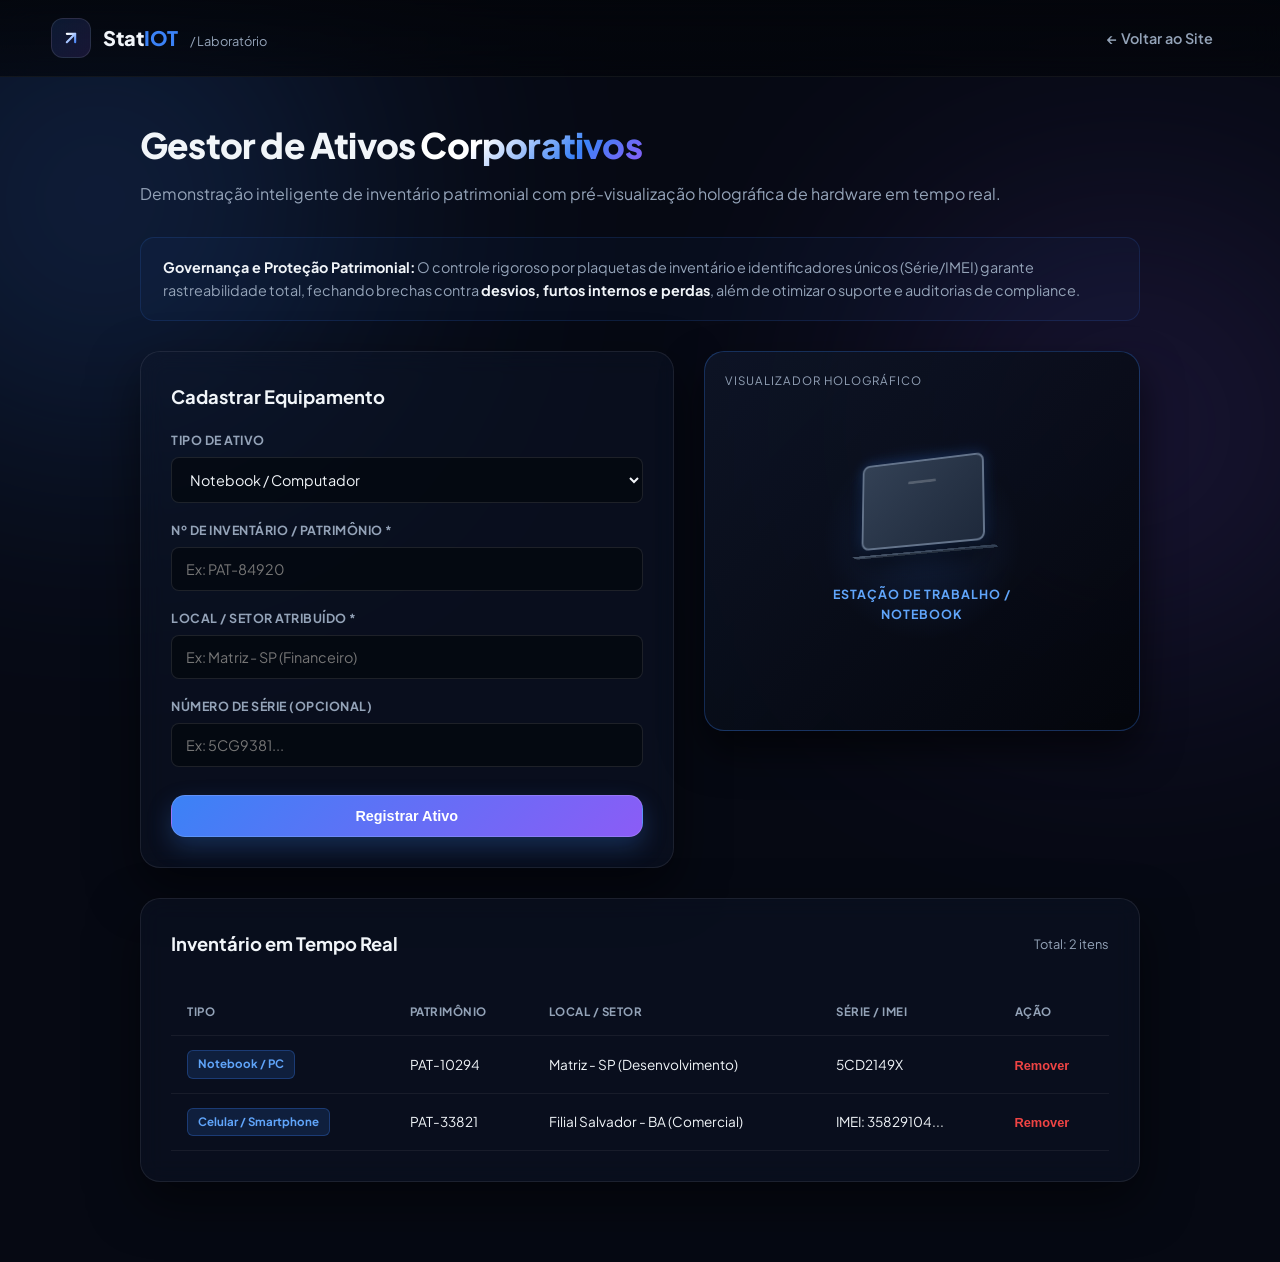
<file: ferramentas/ativo.html>
<!doctype html>
<html lang="pt-BR">
<head>
  <meta charset="utf-8" />
  <meta name="viewport" content="width=device-width, initial-scale=1" />
  <title>Gestor de Ativos Corporativos | Laboratório StatIOT</title>
  
  <!-- Modern Fonts -->
  <link rel="preconnect" href="https://fonts.googleapis.com">
  <link rel="preconnect" href="https://fonts.gstatic.com" crossorigin>
  <link href="https://fonts.googleapis.com/css2?family=Plus+Jakarta+Sans:wght@400;500;600;700;800&display=swap" rel="stylesheet">
  
  <style>
    :root {
      --bg-main: #060913;
      --bg-darker: #03050a;
      --primary: #3b82f6;
      --primary-glow: rgba(59, 130, 246, 0.15);
      --primary-hover: #60a5fa;
      --secondary: #8b5cf6;
      --accent-emerald: #10b981;
      --error: #ef4444;
      --text-main: #f1f5f9;
      --text-muted: #94a3b8;
      --text-dark: #64748b;
      --glass-bg: rgba(15, 23, 42, 0.45);
      --glass-border: rgba(255, 255, 255, 0.08);
      --glass-border-hover: rgba(59, 130, 246, 0.3);
      --glass-shadow: 0 20px 50px rgba(0, 0, 0, 0.5);
      --radius-lg: 20px;
      --radius-md: 14px;
      --radius-sm: 8px;
      --transition-smooth: all 0.3s cubic-bezier(0.25, 0.8, 0.25, 1);
    }

    *, *::before, *::after {
      box-sizing: border-box;
      margin: 0;
      padding: 0;
    }

    body {
      background-color: var(--bg-main);
      color: var(--text-main);
      font-family: 'Plus Jakarta Sans', system-ui, -apple-system, sans-serif;
      line-height: 1.6;
      overflow-x: hidden;
      position: relative;
      min-height: 100vh;
    }

    /* Elementos de fundo luminosos */
    .glow-bg {
      position: absolute;
      border-radius: 50%;
      pointer-events: none;
      filter: blur(140px);
      z-index: -1;
      opacity: 0.45;
    }
    .glow-1 {
      width: 600px;
      height: 600px;
      background: radial-gradient(circle, var(--primary) 0%, transparent 70%);
      left: -200px;
      top: -100px;
    }
    .glow-2 {
      width: 500px;
      height: 500px;
      background: radial-gradient(circle, var(--secondary) 0%, transparent 70%);
      right: -100px;
      top: 15%;
    }

    .container {
      width: min(1200px, 92vw);
      margin: 0 auto;
    }

    header {
      position: sticky;
      top: 0;
      z-index: 100;
      backdrop-filter: blur(16px);
      -webkit-backdrop-filter: blur(16px);
      background: linear-gradient(to bottom, rgba(3, 5, 10, 0.85), rgba(3, 5, 10, 0.65));
      border-bottom: 1px solid rgba(255, 255, 255, 0.06);
    }

    .nav-container {
      display: flex;
      align-items: center;
      justify-content: space-between;
      padding: 18px 0;
    }

    .brand {
      display: flex;
      align-items: center;
      gap: 12px;
      font-weight: 800;
      font-size: 1.25rem;
    }

    .logo {
      width: 40px;
      height: 40px;
      border-radius: 12px;
      background: linear-gradient(135deg, rgba(59, 130, 246, 0.15), rgba(139, 92, 246, 0.15));
      display: grid;
      place-items: center;
      border: 1px solid rgba(255, 255, 255, 0.1);
    }

    .links a {
      color: var(--text-muted);
      font-weight: 600;
      font-size: 0.9rem;
      padding: 8px 16px;
      border-radius: var(--radius-sm);
      text-decoration: none;
      transition: var(--transition-smooth);
    }
    .links a:hover {
      color: var(--text-main);
      background: rgba(255, 255, 255, 0.05);
    }

    .glass-panel {
      background: var(--glass-bg);
      backdrop-filter: blur(12px);
      -webkit-backdrop-filter: blur(12px);
      border: 1px solid var(--glass-border);
      box-shadow: var(--glass-shadow);
      border-radius: var(--radius-lg);
    }

    .gradient-text {
      background: linear-gradient(135deg, #ffffff 30%, var(--primary) 70%, var(--secondary) 100%);
      -webkit-background-clip: text;
      -webkit-text-fill-color: transparent;
    }

    .accent-text { color: var(--primary); }

    .btn {
      display: inline-flex;
      align-items: center;
      justify-content: center;
      padding: 12px 24px;
      font-weight: 700;
      font-size: 0.9rem;
      border-radius: var(--radius-md);
      border: 1px solid rgba(255, 255, 255, 0.15);
      cursor: pointer;
      transition: var(--transition-smooth);
    }
    .btn-primary {
      background: linear-gradient(135deg, var(--primary), var(--secondary));
      color: #fff;
      box-shadow: 0 10px 25px rgba(59, 130, 246, 0.25);
      width: 100%;
    }
    .btn-primary:hover {
      opacity: 0.9;
      transform: translateY(-2px);
    }

    .tool-container {
      width: min(1000px, 92vw);
      margin: 40px auto 80px;
    }

    .section-header {
      margin-bottom: 30px;
    }
    .section-header h2 {
      font-size: 2.2rem;
      font-weight: 800;
      letter-spacing: -0.8px;
      margin-bottom: 8px;
    }
    .section-header p {
      color: var(--text-muted);
      font-size: 1rem;
    }

    .info-box {
      background: rgba(59, 130, 246, 0.04);
      border: 1px solid rgba(59, 130, 246, 0.15);
      border-radius: var(--radius-md);
      padding: 18px 22px;
      margin-bottom: 30px;
      font-size: 0.9rem;
      color: var(--text-muted);
      line-height: 1.6;
    }
    .info-box strong {
      color: var(--text-main);
    }

    .grid-layout {
      display: grid;
      grid-template-columns: 1.1fr 0.9fr;
      gap: 30px;
      align-items: start;
    }

    .input-group {
      display: flex;
      flex-direction: column;
      gap: 6px;
    }
    .input-group label {
      font-size: 0.78rem;
      font-weight: 700;
      text-transform: uppercase;
      letter-spacing: 0.5px;
      color: var(--text-muted);
    }
    .input-group input, .input-group select {
      width: 100%;
      padding: 12px 14px;
      background: rgba(3, 5, 10, 0.6);
      border: 1px solid rgba(255, 255, 255, 0.1);
      border-radius: var(--radius-sm);
      color: var(--text-main);
      font-family: inherit;
      font-size: 0.9rem;
      outline: none;
      transition: var(--transition-smooth);
    }
    .input-group input:focus, .input-group select:focus {
      border-color: var(--primary);
      box-shadow: 0 0 0 3px rgba(59, 130, 246, 0.2);
    }

    /* Vitrine Holográfica 3D */
    .preview-3d-wrapper {
      background: linear-gradient(135deg, rgba(15, 23, 42, 0.8), rgba(3, 5, 10, 0.9));
      border: 1px solid var(--glass-border-hover);
      border-radius: var(--radius-lg);
      padding: 30px;
      display: flex;
      flex-direction: column;
      align-items: center;
      justify-content: center;
      min-height: 380px;
      position: relative;
      overflow: hidden;
      box-shadow: 0 20px 40px rgba(0,0,0,0.6);
    }
    .preview-3d-wrapper::before {
      content: '';
      position: absolute;
      width: 200px;
      height: 200px;
      background: radial-gradient(circle, var(--primary-glow) 0%, transparent 70%);
      border-radius: 50%;
      z-index: 0;
    }

    .model-3d-container {
      position: relative;
      z-index: 1;
      width: 180px;
      height: 180px;
      display: grid;
      place-items: center;
      perspective: 1000px;
      transition: all 0.5s cubic-bezier(0.16, 1, 0.3, 1);
      opacity: 0;
      transform: scale(0.8) translateY(15px);
      pointer-events: none;
      position: absolute;
    }
    .model-3d-container.active {
      opacity: 1;
      transform: scale(1) translateY(0);
      pointer-events: auto;
    }

    /* Formas Vetoriais 3D */
    .device-laptop {
      width: 130px;
      height: 90px;
      background: linear-gradient(135deg, #334155, #1e293b);
      border: 2px solid #64748b;
      border-radius: 8px;
      position: relative;
      transform: rotateX(15deg) rotateY(-20deg);
      transform-style: preserve-3d;
      box-shadow: 0 15px 25px rgba(0,0,0,0.5), 0 0 15px rgba(59,130,246,0.3);
    }
    .device-laptop::after {
      content: '';
      position: absolute;
      bottom: -15px;
      left: -10px;
      width: 150px;
      height: 12px;
      background: linear-gradient(90deg, #475569, #334155);
      border-radius: 4px;
      transform: rotateX(90deg);
    }

    .device-phone {
      width: 65px;
      height: 125px;
      background: linear-gradient(135deg, #1e293b, #0f172a);
      border: 3px solid #475569;
      border-radius: 12px;
      position: relative;
      transform: rotateX(10deg) rotateY(-15deg);
      transform-style: preserve-3d;
      box-shadow: 0 15px 25px rgba(0,0,0,0.5), 0 0 15px rgba(139,92,246,0.3);
    }
    .device-phone::before {
      content: '';
      position: absolute;
      top: 8px;
      left: 6px;
      right: 6px;
      bottom: 8px;
      background: rgba(59, 130, 246, 0.15);
      border-radius: 6px;
      border: 1px solid rgba(59,130,246,0.3);
    }

    .device-server {
      width: 140px;
      height: 80px;
      background: linear-gradient(135deg, #1e293b, #090d16);
      border: 2px solid #334155;
      border-radius: 6px;
      position: relative;
      transform: rotateX(15deg) rotateY(-20deg);
      transform-style: preserve-3d;
      box-shadow: 0 15px 25px rgba(0,0,0,0.5), 0 0 15px rgba(16,185,129,0.3);
      display: flex;
      flex-direction: column;
      justify-content: space-around;
      padding: 8px;
    }
    .server-led {
      width: 6px;
      height: 6px;
      background: var(--accent-emerald);
      border-radius: 50%;
      box-shadow: 0 0 8px var(--accent-emerald);
      display: inline-block;
      margin-right: 6px;
    }
    .server-slot {
      height: 4px;
      background: #475569;
      width: 80%;
      border-radius: 2px;
    }

    .model-label {
      margin-top: 25px;
      font-size: 0.78rem;
      font-weight: 700;
      text-transform: uppercase;
      letter-spacing: 1px;
      color: var(--primary-hover);
      z-index: 1;
      text-align: center;
    }

    /* Tabela */
    .ativos-table {
      width: 100%;
      border-collapse: collapse;
      margin-top: 15px;
      font-size: 0.85rem;
    }
    .ativos-table th, .ativos-table td {
      padding: 14px 16px;
      text-align: left;
      border-bottom: 1px solid rgba(255, 255, 255, 0.06);
    }
    .ativos-table th {
      color: var(--text-muted);
      font-weight: 700;
      text-transform: uppercase;
      font-size: 0.72rem;
      letter-spacing: 0.5px;
    }
    .ativos-table td {
      color: var(--text-main);
    }
    .badge-tipo {
      display: inline-block;
      padding: 4px 10px;
      border-radius: 6px;
      font-size: 0.72rem;
      font-weight: bold;
      background: rgba(59, 130, 246, 0.15);
      color: var(--primary-hover);
      border: 1px solid rgba(59, 130, 246, 0.3);
    }

    @media (max-width: 768px) {
      .grid-layout { grid-template-columns: 1fr; }
    }
  </style>
</head>

<body onmousemove="interagirMouse(event)">
  <div class="glow-bg glow-1"></div>
  <div class="glow-bg glow-2"></div>

  <header id="main-header">
    <div class="container nav-container">
      <div class="brand">
        <a href="../index.html" style="display: flex; align-items: center; gap: 12px; color: inherit; text-decoration: none;">
          <div class="logo" aria-hidden="true">
            <svg width="20" height="20" viewBox="0 0 24 24" fill="none" xmlns="http://www.w3.org/2000/svg">
              <path d="M7 17L17 7" stroke="url(#logo-grad)" stroke-width="2.5" stroke-linecap="round"/>
              <path d="M7 7h10v10" stroke="url(#logo-grad)" stroke-width="2.5" stroke-linecap="round" stroke-linejoin="round"/>
              <defs>
                <linearGradient id="logo-grad" x1="7" y1="7" x2="17" y2="17" gradientUnits="userSpaceOnUse">
                  <stop offset="0%" stop-color="#ffffff"/>
                  <stop offset="100%" stop-color="#4f8cff"/>
                </linearGradient>
              </defs>
            </svg>
          </div>
          <span class="brand-name">Stat<span class="accent-text">IOT</span> <span style="font-size: 0.8rem; color: var(--text-muted); font-weight: normal; margin-left: 8px;">/ Laboratório</span></span>
        </a>
      </div>
      <nav class="links">
        <a href="../index.html#laboratorio">← Voltar ao Site</a>
      </nav>
    </div>
  </header>

  <main class="tool-container">
    <div class="section-header">
      <h2>Gestor de Ativos <span class="gradient-text">Corporativos</span></h2>
      <p>Demonstração inteligente de inventário patrimonial com pré-visualização holográfica de hardware em tempo real.</p>
    </div>

    <div class="info-box">
      <strong>Governança e Proteção Patrimonial:</strong> O controle rigoroso por plaquetas de inventário e identificadores únicos (Série/IMEI) garante rastreabilidade total, fechando brechas contra <strong>desvios, furtos internos e perdas</strong>, além de otimizar o suporte e auditorias de compliance.
    </div>

    <div class="grid-layout">
      <!-- Formulário -->
      <div class="glass-panel" style="padding: 30px;">
        <h3 style="font-size: 1.15rem; margin-bottom: 20px;">Cadastrar Equipamento</h3>
        
        <form id="formAtivo" onsubmit="cadastrarAtivo(event)" style="display: flex; flex-direction: column; gap: 18px;">
          
          <div class="input-group">
            <label for="tipo">Tipo de Ativo</label>
            <select id="tipo" onchange="atualizarTipoAtivo()">
              <option value="Notebook / PC">Notebook / Computador</option>
              <option value="Celular / Smartphone">Celular / Smartphone</option>
              <option value="Servidor / Rack">Servidor / Datacenter</option>
            </select>
          </div>

          <div class="input-group">
            <label for="patrimonio">Nº de Inventário / Patrimônio *</label>
            <input id="patrimonio" placeholder="Ex: PAT-84920" required />
          </div>

          <div class="input-group">
            <label for="local">Local / Setor Atribuído *</label>
            <input id="local" placeholder="Ex: Matriz - SP (Financeiro)" required />
          </div>

          <div class="input-group">
            <label id="labelIdentificador" for="identificador">Número de Série (Opcional)</label>
            <input id="identificador" placeholder="Ex: 5CG9381..." />
          </div>

          <button type="submit" class="btn btn-primary" style="margin-top: 10px;">Registrar Ativo</button>
        </form>
      </div>

      <!-- Vitrine 3D -->
      <div class="preview-3d-wrapper">
        <span style="position: absolute; top: 20px; left: 20px; font-size: 0.72rem; text-transform: uppercase; letter-spacing: 1px; color: var(--text-muted);">Visualizador Holográfico</span>
        
        <!-- Laptop -->
        <div id="modeloLaptop" class="model-3d-container active">
          <div class="device-laptop">
            <div style="position: absolute; top: 20px; left: 50%; transform: translateX(-50%); width: 30px; height: 3px; background: rgba(255,255,255,0.2); border-radius: 2px;"></div>
          </div>
          <span class="model-label">Estação de Trabalho / Notebook</span>
        </div>

        <!-- Phone -->
        <div id="modeloPhone" class="model-3d-container">
          <div class="device-phone"></div>
          <span class="model-label">Dispositivo Móvel / Smartphone</span>
        </div>

        <!-- Server -->
        <div id="modeloServer" class="model-3d-container">
          <div class="device-server">
            <div style="display: flex; align-items: center;"><span class="server-led"></span><div class="server-slot"></div></div>
            <div style="display: flex; align-items: center;"><span class="server-led" style="background: var(--primary);"></span><div class="server-slot"></div></div>
          </div>
          <span class="model-label">Infraestrutura / Servidor Rack</span>
        </div>
      </div>
    </div>

    <!-- Tabela -->
    <div class="glass-panel" style="padding: 30px; margin-top: 30px;">
      <div style="display: flex; justify-content: space-between; align-items: center; margin-bottom: 15px;">
        <h3 style="font-size: 1.15rem;">Inventário em Tempo Real</h3>
        <span id="contadorAtivos" style="font-size: 0.8rem; color: var(--text-muted);">Total: 2 itens</span>
      </div>

      <div style="overflow-x: auto;">
        <table class="ativos-table">
          <thead>
            <tr>
              <th>Tipo</th>
              <th>Patrimônio</th>
              <th>Local / Setor</th>
              <th>Série / IMEI</th>
              <th>Ação</th>
            </tr>
          </thead>
          <tbody id="tabelaAtivos">
            <tr>
              <td><span class="badge-tipo">Notebook / PC</span></td>
              <td>PAT-10294</td>
              <td>Matriz - SP (Desenvolvimento)</td>
              <td>5CD2149X</td>
              <td><button onclick="removerLinha(this)" style="background:none; border:none; color:var(--error); cursor:pointer; font-size:0.8rem; font-weight:600;">Remover</button></td>
            </tr>
            <tr>
              <td><span class="badge-tipo">Celular / Smartphone</span></td>
              <td>PAT-33821</td>
              <td>Filial Salvador - BA (Comercial)</td>
              <td>IMEI: 35829104...</td>
              <td><button onclick="removerLinha(this)" style="background:none; border:none; color:var(--error); cursor:pointer; font-size:0.8rem; font-weight:600;">Remover</button></td>
            </tr>
          </tbody>
        </table>
      </div>
    </div>
  </main>

  <script>
    function atualizarTipoAtivo() {
      const tipo = document.getElementById('tipo').value;
      const label = document.getElementById('labelIdentificador');
      const input = document.getElementById('identificador');
      
      const modLaptop = document.getElementById('modeloLaptop');
      const modPhone = document.getElementById('modeloPhone');
      const modServer = document.getElementById('modeloServer');

      modLaptop.classList.remove('active');
      modPhone.classList.remove('active');
      modServer.classList.remove('active');

      setTimeout(() => {
        if (tipo.includes('Celular')) {
          label.innerText = "Número IMEI (Opcional)";
          input.placeholder = "Ex: 356984091234567";
          modPhone.classList.add('active');
        } else if (tipo.includes('Servidor')) {
          label.innerText = "ID do Rack / Série (Opcional)";
          input.placeholder = "Ex: SRV-HP-01";
          modServer.classList.add('active');
        } else {
          label.innerText = "Número de Série (Opcional)";
          input.placeholder = "Ex: 5CG9381...";
          modLaptop.classList.add('active');
        }
      }, 150);
    }

    function interagirMouse(e) {
      const wrapper = document.querySelector('.preview-3d-wrapper');
      if(!wrapper) return;
      const rect = wrapper.getBoundingClientRect();
      const x = e.clientX - rect.left;
      const y = e.clientY - rect.top;
      
      const ativo = document.querySelector('.model-3d-container.active');
      if (!ativo) return;

      if (x >= 0 && x <= rect.width && y >= 0 && y <= rect.height) {
        const xRot = ((y / rect.height) - 0.5) * -15;
        const yRot = ((x / rect.width) - 0.5) * 15;
        ativo.style.transform = `scale(1) rotateX(${xRot}deg) rotateY(${yRot}deg)`;
      } else {
        ativo.style.transform = `scale(1) rotateX(0deg) rotateY(0deg)`;
      }
    }

    function cadastrarAtivo(event) {
      event.preventDefault();

      const tipo = document.getElementById('tipo').value;
      const patrimonio = document.getElementById('patrimonio').value;
      const local = document.getElementById('local').value;
      let identificador = document.getElementById('identificador').value;

      if (!identificador.trim()) {
        identificador = "Não informado";
      } else if (tipo.includes('Celular') && !identificador.toLowerCase().includes('imei')) {
        identificador = "IMEI: " + identificador;
      }

      const tbody = document.getElementById('tabelaAtivos');
      const tr = document.createElement('tr');

      tr.innerHTML = `
        <td><span class="badge-tipo">${tipo}</span></td>
        <td>${patrimonio}</td>
        <td>${local}</td>
        <td>${identificador}</td>
        <td><button onclick="removerLinha(this)" style="background:none; border:none; color:var(--error); cursor:pointer; font-size:0.8rem; font-weight:600;">Remover</button></td>
      `;

      tbody.prepend(tr);
      atualizarContador();
      document.getElementById('formAtivo').reset();
      atualizarTipoAtivo();
    }

    function removerLinha(btn) {
      btn.closest('tr').remove();
      atualizarContador();
    }

    function atualizarContador() {
      const total = document.getElementById('tabelaAtivos').rows.length;
      document.getElementById('contadorAtivos').innerText = `Total: ${total} ${total === 1 ? 'item' : 'itens'}`;
    }
  </script>
</body>
</html>
</file>
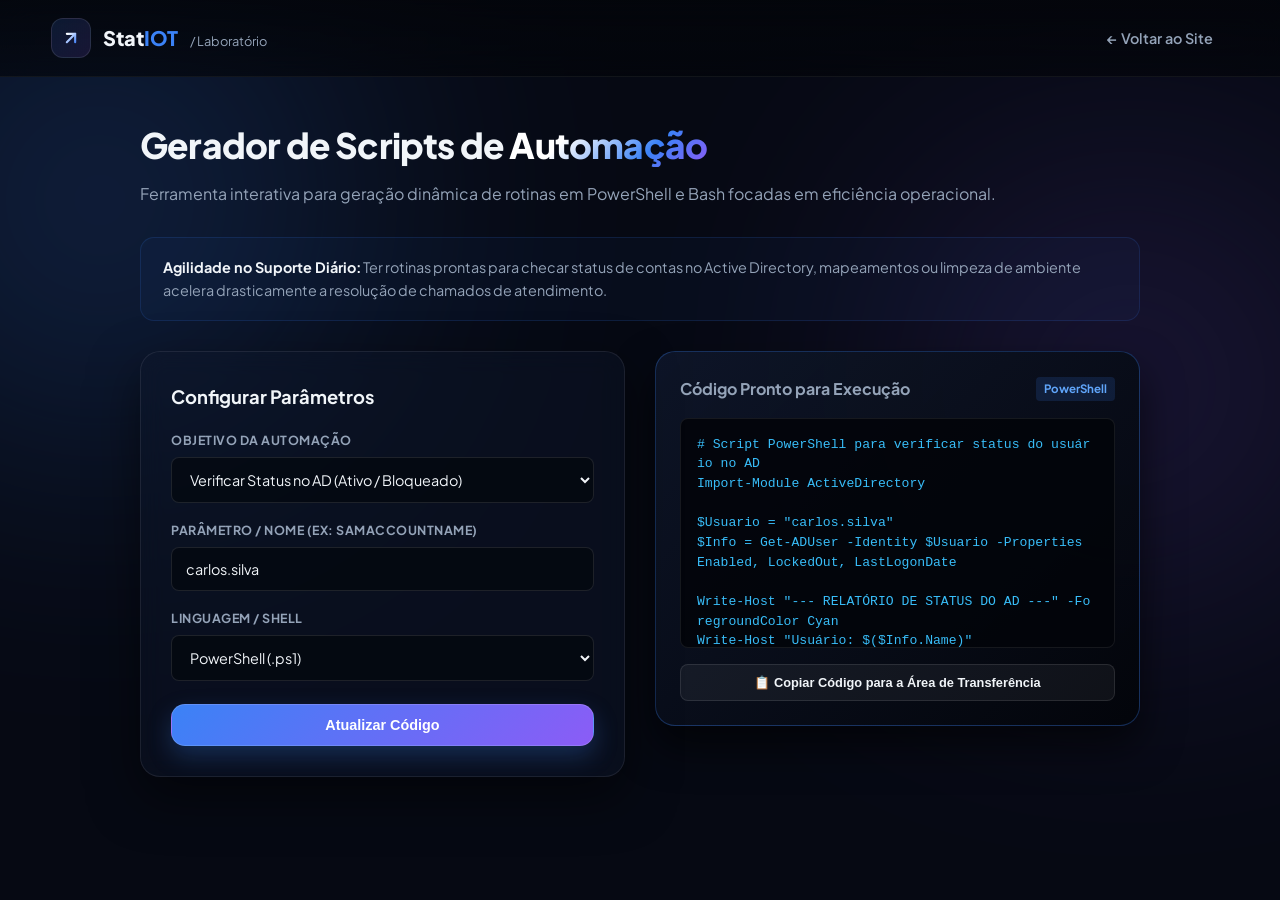
<file: ferramentas/automacao.html>
<!doctype html>
<html lang="pt-BR">
<head>
  <meta charset="utf-8" />
  <meta name="viewport" content="width=device-width, initial-scale=1" />
  <title>Gerador de Scripts de Automação | Laboratório StatIOT</title>
  
  <!-- Modern Fonts -->
  <link rel="preconnect" href="https://fonts.googleapis.com">
  <link rel="preconnect" href="https://fonts.gstatic.com" crossorigin>
  <link href="https://fonts.googleapis.com/css2?family=Plus+Jakarta+Sans:wght@400;500;600;700;800&display=swap" rel="stylesheet">
  
  <style>
    :root {
      --bg-main: #060913;
      --bg-darker: #03050a;
      --primary: #3b82f6;
      --primary-glow: rgba(59, 130, 246, 0.15);
      --primary-hover: #60a5fa;
      --secondary: #8b5cf6;
      --accent-emerald: #10b981;
      --error: #ef4444;
      --warning: #f59e0b;
      --text-main: #f1f5f9;
      --text-muted: #94a3b8;
      --text-dark: #64748b;
      --glass-bg: rgba(15, 23, 42, 0.45);
      --glass-border: rgba(255, 255, 255, 0.08);
      --glass-border-hover: rgba(59, 130, 246, 0.3);
      --glass-shadow: 0 20px 50px rgba(0, 0, 0, 0.5);
      --radius-lg: 20px;
      --radius-md: 14px;
      --radius-sm: 8px;
      --transition-smooth: all 0.3s cubic-bezier(0.25, 0.8, 0.25, 1);
    }

    *, *::before, *::after {
      box-sizing: border-box;
      margin: 0;
      padding: 0;
    }

    body {
      background-color: var(--bg-main);
      color: var(--text-main);
      font-family: 'Plus Jakarta Sans', system-ui, -apple-system, sans-serif;
      line-height: 1.6;
      overflow-x: hidden;
      position: relative;
      min-height: 100vh;
    }

    /* Elementos de fundo luminosos */
    .glow-bg {
      position: absolute;
      border-radius: 50%;
      pointer-events: none;
      filter: blur(140px);
      z-index: -1;
      opacity: 0.45;
    }
    .glow-1 {
      width: 600px;
      height: 600px;
      background: radial-gradient(circle, var(--primary) 0%, transparent 70%);
      left: -200px;
      top: -100px;
    }
    .glow-2 {
      width: 500px;
      height: 500px;
      background: radial-gradient(circle, var(--secondary) 0%, transparent 70%);
      right: -100px;
      top: 15%;
    }

    .container {
      width: min(1200px, 92vw);
      margin: 0 auto;
    }

    header {
      position: sticky;
      top: 0;
      z-index: 100;
      backdrop-filter: blur(16px);
      -webkit-backdrop-filter: blur(16px);
      background: linear-gradient(to bottom, rgba(3, 5, 10, 0.85), rgba(3, 5, 10, 0.65));
      border-bottom: 1px solid rgba(255, 255, 255, 0.06);
    }

    .nav-container {
      display: flex;
      align-items: center;
      justify-content: space-between;
      padding: 18px 0;
    }

    .brand {
      display: flex;
      align-items: center;
      gap: 12px;
      font-weight: 800;
      font-size: 1.25rem;
    }

    .logo {
      width: 40px;
      height: 40px;
      border-radius: 12px;
      background: linear-gradient(135deg, rgba(59, 130, 246, 0.15), rgba(139, 92, 246, 0.15));
      display: grid;
      place-items: center;
      border: 1px solid rgba(255, 255, 255, 0.1);
    }

    .links a {
      color: var(--text-muted);
      font-weight: 600;
      font-size: 0.9rem;
      padding: 8px 16px;
      border-radius: var(--radius-sm);
      text-decoration: none;
      transition: var(--transition-smooth);
    }
    .links a:hover {
      color: var(--text-main);
      background: rgba(255, 255, 255, 0.05);
    }

    .glass-panel {
      background: var(--glass-bg);
      backdrop-filter: blur(12px);
      -webkit-backdrop-filter: blur(12px);
      border: 1px solid var(--glass-border);
      box-shadow: var(--glass-shadow);
      border-radius: var(--radius-lg);
    }

    .gradient-text {
      background: linear-gradient(135deg, #ffffff 30%, var(--primary) 70%, var(--secondary) 100%);
      -webkit-background-clip: text;
      -webkit-text-fill-color: transparent;
    }

    .accent-text { color: var(--primary); }

    .tool-container {
      width: min(1000px, 92vw);
      margin: 40px auto 80px;
    }

    .section-header {
      margin-bottom: 30px;
    }
    .section-header h2 {
      font-size: 2.2rem;
      font-weight: 800;
      letter-spacing: -0.8px;
      margin-bottom: 8px;
    }
    .section-header p {
      color: var(--text-muted);
      font-size: 1rem;
    }

    .info-box {
      background: rgba(59, 130, 246, 0.04);
      border: 1px solid rgba(59, 130, 246, 0.15);
      border-radius: var(--radius-md);
      padding: 18px 22px;
      margin-bottom: 30px;
      font-size: 0.9rem;
      color: var(--text-muted);
      line-height: 1.6;
    }
    .info-box strong {
      color: var(--text-main);
    }

    .grid-layout {
      display: grid;
      grid-template-columns: 1fr 1fr;
      gap: 30px;
      align-items: start;
    }

    .input-group {
      display: flex;
      flex-direction: column;
      gap: 6px;
    }
    .input-group label {
      font-size: 0.78rem;
      font-weight: 700;
      text-transform: uppercase;
      letter-spacing: 0.5px;
      color: var(--text-muted);
    }
    .input-group input, .input-group select {
      width: 100%;
      padding: 12px 14px;
      background: rgba(3, 5, 10, 0.6);
      border: 1px solid rgba(255, 255, 255, 0.1);
      border-radius: var(--radius-sm);
      color: var(--text-main);
      font-family: inherit;
      font-size: 0.9rem;
      outline: none;
      transition: var(--transition-smooth);
    }
    .input-group input:focus, .input-group select:focus {
      border-color: var(--primary);
      box-shadow: 0 0 0 3px rgba(59, 130, 246, 0.2);
    }

    .btn {
      display: inline-flex;
      align-items: center;
      justify-content: center;
      padding: 12px 24px;
      font-weight: 700;
      font-size: 0.9rem;
      border-radius: var(--radius-md);
      border: 1px solid rgba(255, 255, 255, 0.15);
      cursor: pointer;
      transition: var(--transition-smooth);
    }
    .btn-primary {
      background: linear-gradient(135deg, var(--primary), var(--secondary));
      color: #fff;
      box-shadow: 0 10px 25px rgba(59, 130, 246, 0.25);
      width: 100%;
    }
    .btn-primary:hover {
      opacity: 0.9;
      transform: translateY(-2px);
    }

    /* Caixa de Código Gerado */
    .code-panel {
      background: linear-gradient(135deg, rgba(15, 23, 42, 0.9), rgba(3, 5, 10, 0.95));
      border: 1px solid var(--glass-border-hover);
      border-radius: var(--radius-lg);
      padding: 24px;
      display: flex;
      flex-direction: column;
      gap: 16px;
      box-shadow: 0 20px 40px rgba(0,0,0,0.6);
    }

    .code-box {
      background: rgba(3, 5, 10, 0.9);
      border: 1px solid rgba(255, 255, 255, 0.08);
      border-radius: var(--radius-sm);
      padding: 16px;
      font-family: monospace;
      font-size: 0.82rem;
      color: #38bdf8;
      height: 230px;
      overflow-y: auto;
      white-space: pre-wrap;
      word-break: break-all;
      line-height: 1.5;
    }

    .copy-btn {
      background: rgba(255, 255, 255, 0.05);
      border: 1px solid rgba(255, 255, 255, 0.1);
      color: var(--text-main);
      padding: 10px;
      border-radius: var(--radius-sm);
      font-size: 0.8rem;
      font-weight: 700;
      cursor: pointer;
      transition: var(--transition-smooth);
      display: flex;
      align-items: center;
      justify-content: center;
      gap: 6px;
    }
    .copy-btn:hover {
      background: rgba(255, 255, 255, 0.1);
      border-color: var(--primary);
    }

    @media (max-width: 768px) {
      .grid-layout { grid-template-columns: 1fr; }
    }
  </style>
</head>

<body>
  <div class="glow-bg glow-1"></div>
  <div class="glow-bg glow-2"></div>

  <header id="main-header">
    <div class="container nav-container">
      <div class="brand">
        <a href="../index.html" style="display: flex; align-items: center; gap: 12px; color: inherit; text-decoration: none;">
          <div class="logo" aria-hidden="true">
            <svg width="20" height="20" viewBox="0 0 24 24" fill="none" xmlns="http://www.w3.org/2000/svg">
              <path d="M7 17L17 7" stroke="url(#logo-grad)" stroke-width="2.5" stroke-linecap="round"/>
              <path d="M7 7h10v10" stroke="url(#logo-grad)" stroke-width="2.5" stroke-linecap="round" stroke-linejoin="round"/>
              <defs>
                <linearGradient id="logo-grad" x1="7" y1="7" x2="17" y2="17" gradientUnits="userSpaceOnUse">
                  <stop offset="0%" stop-color="#ffffff"/>
                  <stop offset="100%" stop-color="#4f8cff"/>
                </linearGradient>
              </defs>
            </svg>
          </div>
          <span class="brand-name">Stat<span class="accent-text">IOT</span> <span style="font-size: 0.8rem; color: var(--text-muted); font-weight: normal; margin-left: 8px;">/ Laboratório</span></span>
        </a>
      </div>
      <nav class="links">
        <a href="../index.html#laboratorio">← Voltar ao Site</a>
      </nav>
    </div>
  </header>

  <main class="tool-container">
    <div class="section-header">
      <h2>Gerador de Scripts de <span class="gradient-text">Automação</span></h2>
      <p>Ferramenta interativa para geração dinâmica de rotinas em PowerShell e Bash focadas em eficiência operacional.</p>
    </div>

    <div class="info-box">
      <strong>Agilidade no Suporte Diário:</strong> Ter rotinas prontas para checar status de contas no Active Directory, mapeamentos ou limpeza de ambiente acelera drasticamente a resolução de chamados de atendimento.
    </div>

    <div class="grid-layout">
      <!-- Formulário de Parâmetros -->
      <div class="glass-panel" style="padding: 30px;">
        <h3 style="font-size: 1.15rem; margin-bottom: 20px;">Configurar Parâmetros</h3>
        
        <div style="display: flex; flex-direction: column; gap: 18px;">
          
          <div class="input-group">
            <label for="tipoScript">Objetivo da Automação</label>
            <select id="tipoScript" onchange="gerarScript()">
              <option value="statusAD">Verificar Status no AD (Ativo / Bloqueado)</option>
              <option value="ad">Criação de Usuário no Active Directory (AD)</option>
              <option value="rede">Mapeamento de Rede & Unidades (SMB)</option>
              <option value="logs">Limpeza Automatizada de Logs Temporários</option>
            </select>
          </div>

          <div class="input-group">
            <label for="parametro1">Parâmetro / Nome (Ex: sAMAccountName)</label>
            <input id="parametro1" value="carlos.silva" placeholder="Ex: login do usuário..." oninput="gerarScript()" />
          </div>

          <div class="input-group">
            <label for="linguagem">Linguagem / Shell</label>
            <select id="linguagem" onchange="gerarScript()">
              <option value="ps">PowerShell (.ps1)</option>
              <option value="bash">Bash Script (.sh)</option>
            </select>
          </div>

          <button type="button" class="btn btn-primary" onclick="gerarScript()" style="margin-top: 5px;">Atualizar Código</button>
        </div>
      </div>

      <!-- Caixa de Código e Cópia -->
      <div class="code-panel">
        <div style="display: flex; justify-content: space-between; align-items: center;">
          <h3 style="font-size: 1rem; color: var(--text-muted);">Código Pronto para Execução</h3>
          <span id="badgeLang" style="font-size: 0.72rem; padding: 3px 8px; border-radius: 4px; background: rgba(59,130,246,0.15); color: var(--primary-hover); font-weight: bold;">PowerShell</span>
        </div>

        <div id="codeBox" class="code-box"># Selecione os parâmetros ao lado...</div>

        <button type="button" class="copy-btn" onclick="copiarCodigo()">
          📋 Copiar Código para a Área de Transferência
        </button>
      </div>
    </div>
  </main>

  <script>
    function gerarScript() {
      const tipo = document.getElementById('tipoScript').value;
      const param = document.getElementById('parametro1').value || 'usuario.teste';
      const lang = document.getElementById('linguagem').value;
      const codeBox = document.getElementById('codeBox');
      const badgeLang = document.getElementById('badgeLang');

      badgeLang.innerText = lang === 'ps' ? 'PowerShell' : 'Bash Shell';

      let codigo = "";

      if (lang === 'ps') {
        if (tipo === 'statusAD') {
          codigo = `# Script PowerShell para verificar status do usuário no AD\nImport-Module ActiveDirectory\n\n$Usuario = "${param}"\n$Info = Get-ADUser -Identity $Usuario -Properties Enabled, LockedOut, LastLogonDate\n\nWrite-Host "--- RELATÓRIO DE STATUS DO AD ---" -ForegroundColor Cyan\nWrite-Host "Usuário: $($Info.Name)"\nWrite-Host "Ativo (Enabled): $($Info.Enabled)" -ForegroundColor $(if($Info.Enabled){"Green"}else{"Red"})\nWrite-Host "Bloqueado (LockedOut): $($Info.LockedOut)" -ForegroundColor $(if($Info.LockedOut){"Red"}else{"Green"})\nWrite-Host "Último Logon: $($Info.LastLogonDate)"`;
        } else if (tipo === 'ad') {
          codigo = `# Rotina automatizada de criação de usuário no AD\nImport-Module ActiveDirectory\n\n$Nome = "${param}"\n$UserPrincipalName = "$Nome@empresa.local"\n\nNew-ADUser -Name $Nome -SamAccountName $Nome -UserPrincipalName $UserPrincipalName -Enabled $true\nWrite-Host "Usuário $Nome criado com sucesso no domínio!" -ForegroundColor Green`;
        } else if (tipo === 'rede') {
          codigo = `# Script PowerShell para mapeamento corporativo de unidade\n$DriveLetter = "Z:"\n$Path = "\\\\srv-arquivos\\${param}"\n\nif (!(Test-Path $DriveLetter)) {\n    New-PSDrive -Name $DriveLetter -PSProvider FileSystem -Root $Path -Persist\n    Write-Host "Unidade de rede mapeada com sucesso na letra $DriveLetter." -ForegroundColor Cyan\n} else {\n    Write-Host "A unidade $DriveLetter já está em uso." -ForegroundColor Yellow\n}`;
        } else {
          codigo = `# Limpeza automatizada de arquivos temporários e logs\n$TargetFolder = "C:\\Temp\\${param}"\n\nGet-ChildItem -Path $TargetFolder -Recurse -Force -ErrorAction SilentlyContinue | Where-Object { $_.LastWriteTime -lt (Get-Date).AddDays(-7) } | Remove-Item -Force -Recurse\nWrite-Host "Limpeza concluída em $TargetFolder." -ForegroundColor Green`;
        }
      } else {
        // Bash Script
        if (tipo === 'statusAD') {
          codigo = `#!/bin/bash\n# Verificação de status via Samba-AD / tool sssd no Linux\nUSER="${param}"\n\necho "Consultando status do usuário $USER no diretório..."\nsamba-tool user show $USER | grep -E "Username|User Account Control|lockout"\necho "Consulta finalizada com sucesso."`;
        } else if (tipo === 'ad') {
          codigo = `#!/bin/bash\nUSER="${param}"\necho "Criando diretório base para o usuário $USER..."\nmkdir -p /home/corporativo/$USER\necho "Usuário $USER provisionado!"`;
        } else if (tipo === 'rede') {
          codigo = `#!/bin/bash\nSHARE="//srv-storage/${param}"\nMOUNT="/mnt/corporativo"\nsudo mount -t cifs -o username=admin $SHARE $MOUNT\necho "Montagem finalizada em $MOUNT."`;
        } else {
          codigo = `#!/bin/bash\nLOG_DIR="/var/log/${param}"\nfind $LOG_DIR -type f -mtime +7 -exec rm -f {} \\;\necho "Logs limpos em $LOG_DIR."`;
        }
      }

      codeBox.innerText = codigo;
    }

    function copiarCodigo() {
      const codigo = document.getElementById('codeBox').innerText;
      navigator.clipboard.writeText(codigo).then(() => {
        const btn = document.querySelector('.copy-btn');
        btn.innerText = "✅ Código Copiado com Sucesso!";
        btn.style.borderColor = "var(--accent-emerald)";
        setTimeout(() => {
          btn.innerText = "📋 Copiar Código para a Área de Transferência";
          btn.style.borderColor = "rgba(255, 255, 255, 0.1)";
        }, 2000);
      });
    }

    window.onload = gerarScript;
  </script>
</body>
</html>
</file>
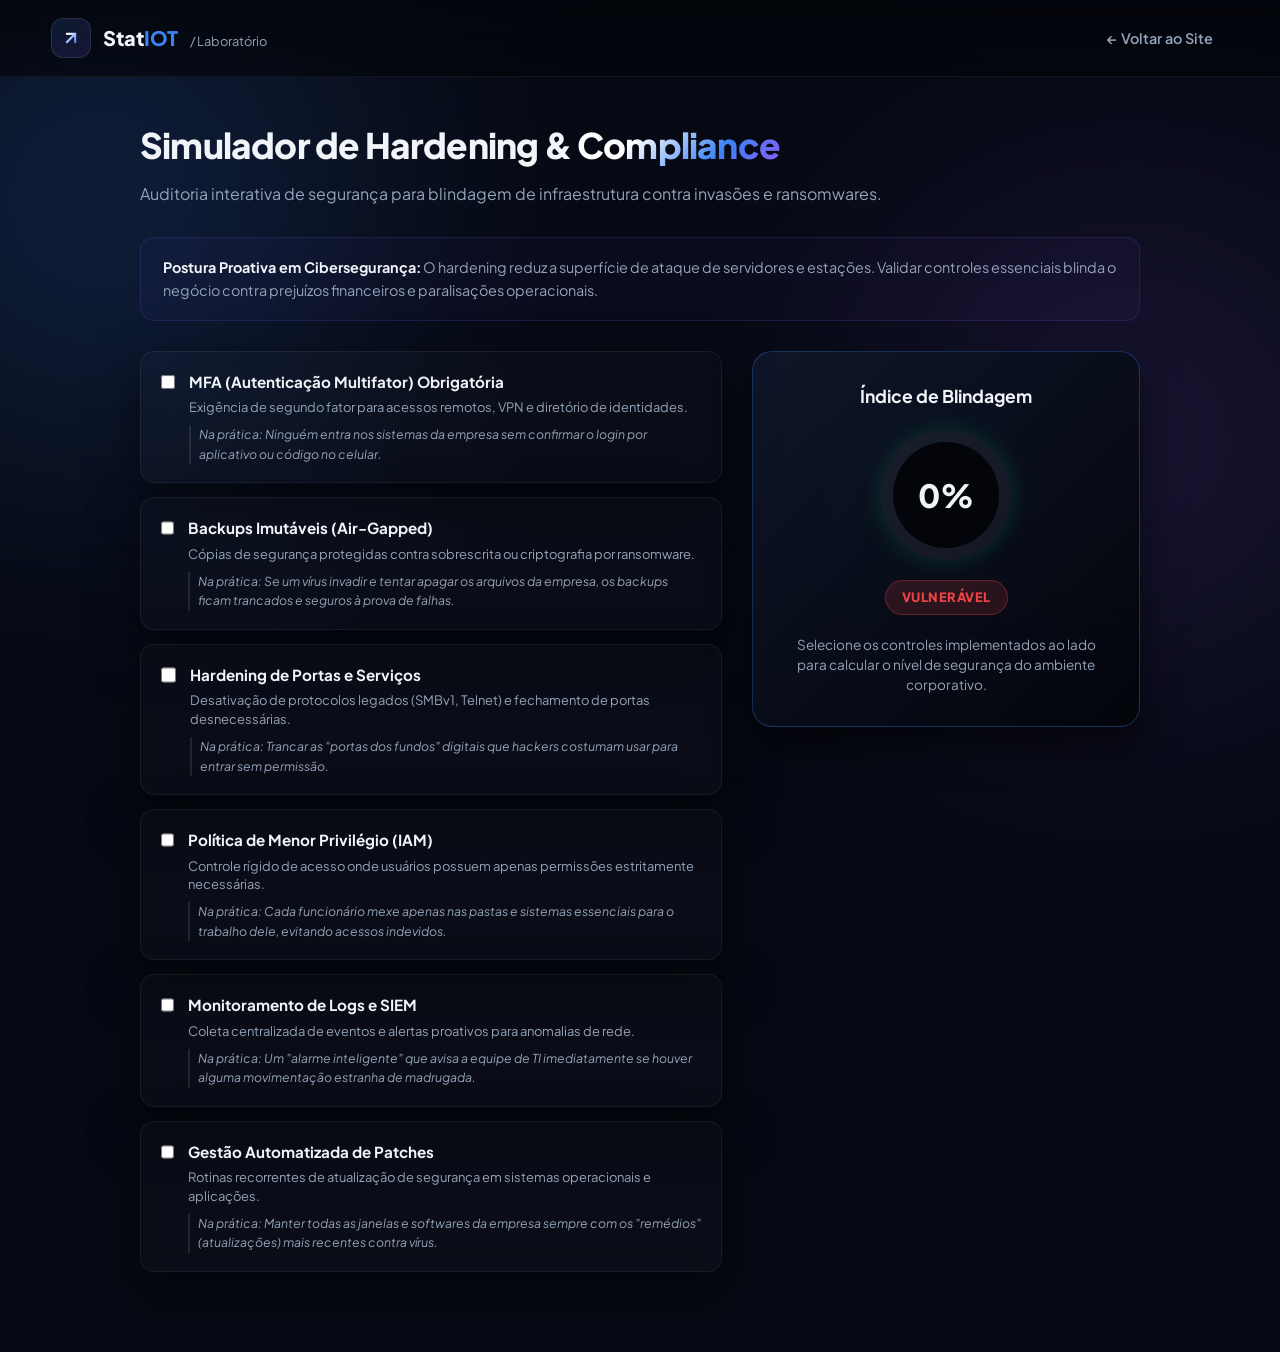
<file: ferramentas/hardening.html>
<!doctype html>
<html lang="pt-BR">
<head>
  <meta charset="utf-8" />
  <meta name="viewport" content="width=device-width, initial-scale=1" />
  <title>Simulador de Hardening & Compliance | Laboratório StatIOT</title>
  
  <!-- Modern Fonts -->
  <link rel="preconnect" href="https://fonts.googleapis.com">
  <link rel="preconnect" href="https://fonts.gstatic.com" crossorigin>
  <link href="https://fonts.googleapis.com/css2?family=Plus+Jakarta+Sans:wght@400;500;600;700;800&display=swap" rel="stylesheet">
  
  <style>
    :root {
      --bg-main: #060913;
      --bg-darker: #03050a;
      --primary: #3b82f6;
      --primary-glow: rgba(59, 130, 246, 0.15);
      --primary-hover: #60a5fa;
      --secondary: #8b5cf6;
      --accent-emerald: #10b981;
      --error: #ef4444;
      --warning: #f59e0b;
      --text-main: #f1f5f9;
      --text-muted: #94a3b8;
      --text-dark: #64748b;
      --glass-bg: rgba(15, 23, 42, 0.45);
      --glass-border: rgba(255, 255, 255, 0.08);
      --glass-border-hover: rgba(59, 130, 246, 0.3);
      --glass-shadow: 0 20px 50px rgba(0, 0, 0, 0.5);
      --radius-lg: 20px;
      --radius-md: 14px;
      --radius-sm: 8px;
      --transition-smooth: all 0.3s cubic-bezier(0.25, 0.8, 0.25, 1);
    }

    *, *::before, *::after {
      box-sizing: border-box;
      margin: 0;
      padding: 0;
    }

    body {
      background-color: var(--bg-main);
      color: var(--text-main);
      font-family: 'Plus Jakarta Sans', system-ui, -apple-system, sans-serif;
      line-height: 1.6;
      overflow-x: hidden;
      position: relative;
      min-height: 100vh;
    }

    /* Elementos de fundo luminosos */
    .glow-bg {
      position: absolute;
      border-radius: 50%;
      pointer-events: none;
      filter: blur(140px);
      z-index: -1;
      opacity: 0.45;
    }
    .glow-1 {
      width: 600px;
      height: 600px;
      background: radial-gradient(circle, var(--primary) 0%, transparent 70%);
      left: -200px;
      top: -100px;
    }
    .glow-2 {
      width: 500px;
      height: 500px;
      background: radial-gradient(circle, var(--secondary) 0%, transparent 70%);
      right: -100px;
      top: 15%;
    }

    .container {
      width: min(1200px, 92vw);
      margin: 0 auto;
    }

    header {
      position: sticky;
      top: 0;
      z-index: 100;
      backdrop-filter: blur(16px);
      -webkit-backdrop-filter: blur(16px);
      background: linear-gradient(to bottom, rgba(3, 5, 10, 0.85), rgba(3, 5, 10, 0.65));
      border-bottom: 1px solid rgba(255, 255, 255, 0.06);
    }

    .nav-container {
      display: flex;
      align-items: center;
      justify-content: space-between;
      padding: 18px 0;
    }

    .brand {
      display: flex;
      align-items: center;
      gap: 12px;
      font-weight: 800;
      font-size: 1.25rem;
    }

    .logo {
      width: 40px;
      height: 40px;
      border-radius: 12px;
      background: linear-gradient(135deg, rgba(59, 130, 246, 0.15), rgba(139, 92, 246, 0.15));
      display: grid;
      place-items: center;
      border: 1px solid rgba(255, 255, 255, 0.1);
    }

    .links a {
      color: var(--text-muted);
      font-weight: 600;
      font-size: 0.9rem;
      padding: 8px 16px;
      border-radius: var(--radius-sm);
      text-decoration: none;
      transition: var(--transition-smooth);
    }
    .links a:hover {
      color: var(--text-main);
      background: rgba(255, 255, 255, 0.05);
    }

    .glass-panel {
      background: var(--glass-bg);
      backdrop-filter: blur(12px);
      -webkit-backdrop-filter: blur(12px);
      border: 1px solid var(--glass-border);
      box-shadow: var(--glass-shadow);
      border-radius: var(--radius-lg);
    }

    .gradient-text {
      background: linear-gradient(135deg, #ffffff 30%, var(--primary) 70%, var(--secondary) 100%);
      -webkit-background-clip: text;
      -webkit-text-fill-color: transparent;
    }

    .accent-text { color: var(--primary); }

    .tool-container {
      width: min(1000px, 92vw);
      margin: 40px auto 80px;
    }

    .section-header {
      margin-bottom: 30px;
    }
    .section-header h2 {
      font-size: 2.2rem;
      font-weight: 800;
      letter-spacing: -0.8px;
      margin-bottom: 8px;
    }
    .section-header p {
      color: var(--text-muted);
      font-size: 1rem;
    }

    .info-box {
      background: rgba(139, 92, 246, 0.04);
      border: 1px solid rgba(139, 92, 246, 0.15);
      border-radius: var(--radius-md);
      padding: 18px 22px;
      margin-bottom: 30px;
      font-size: 0.9rem;
      color: var(--text-muted);
      line-height: 1.6;
    }
    .info-box strong {
      color: var(--text-main);
    }

    .grid-layout {
      display: grid;
      grid-template-columns: 1.2fr 0.8fr;
      gap: 30px;
      align-items: start;
    }

    /* Checklist de Controles */
    .checklist-container {
      display: flex;
      flex-direction: column;
      gap: 14px;
    }

    .check-item {
      background: rgba(255, 255, 255, 0.02);
      border: 1px solid rgba(255, 255, 255, 0.06);
      border-radius: var(--radius-md);
      padding: 18px 20px;
      display: flex;
      align-items: flex-start;
      gap: 14px;
      cursor: pointer;
      transition: var(--transition-smooth);
    }
    .check-item:hover {
      background: rgba(255, 255, 255, 0.04);
      border-color: rgba(59, 130, 246, 0.3);
    }
    .check-item input[type="checkbox"] {
      width: 18px;
      height: 18px;
      accent-color: var(--primary);
      cursor: pointer;
      margin-top: 3px;
    }
    .check-content h4 {
      font-size: 0.95rem;
      font-weight: 700;
      color: var(--text-main);
      margin-bottom: 4px;
    }
    .check-content p {
      font-size: 0.81rem;
      color: var(--text-muted);
      line-height: 1.45;
    }
    .plain-translation {
      display: block;
      margin-top: 8px;
      font-size: 0.77rem;
      color: #94a3b8; /* Cinza sofisticado e limpo */
      font-style: italic;
      border-left: 2px solid rgba(255, 255, 255, 0.1);
      padding-left: 8px;
    }

    /* Painel de Score / Dashboard */
    .score-panel {
      background: linear-gradient(135deg, rgba(15, 23, 42, 0.9), rgba(3, 5, 10, 0.95));
      border: 1px solid var(--glass-border-hover);
      border-radius: var(--radius-lg);
      padding: 30px;
      display: flex;
      flex-direction: column;
      align-items: center;
      text-align: center;
      gap: 20px;
      position: sticky;
      top: 100px;
      box-shadow: 0 20px 40px rgba(0,0,0,0.6);
    }

    .score-circle {
      width: 130px;
      height: 130px;
      border-radius: 50%;
      background: conic-gradient(var(--accent-emerald) var(--deg, 0deg), rgba(255,255,255,0.05) 0deg);
      display: grid;
      place-items: center;
      position: relative;
      box-shadow: 0 0 25px rgba(16, 185, 129, 0.2);
      transition: background 0.5s ease;
    }
    .score-circle::before {
      content: '';
      position: absolute;
      inset: 12px;
      background: var(--bg-darker);
      border-radius: 50%;
    }
    .score-number {
      position: relative;
      z-index: 1;
      font-size: 2rem;
      font-weight: 800;
      color: var(--text-main);
    }

    .status-badge {
      display: inline-block;
      padding: 6px 16px;
      border-radius: 99px;
      font-size: 0.8rem;
      font-weight: 800;
      text-transform: uppercase;
      letter-spacing: 0.5px;
    }
    .status-critico { background: rgba(239, 68, 68, 0.15); color: var(--error); border: 1px solid rgba(239,68,68,0.3); }
    .status-moderado { background: rgba(245, 158, 11, 0.15); color: var(--warning); border: 1px solid rgba(245,158,11,0.3); }
    .status-blindado { background: rgba(16, 185, 129, 0.15); color: var(--accent-emerald); border: 1px solid rgba(16,185,129,0.3); }

    .feedback-text {
      font-size: 0.85rem;
      color: var(--text-muted);
      line-height: 1.5;
    }

    @media (max-width: 768px) {
      .grid-layout { grid-template-columns: 1fr; }
      .score-panel { position: static; }
    }
  </style>
</head>

<body>
  <div class="glow-bg glow-1"></div>
  <div class="glow-bg glow-2"></div>

  <header id="main-header">
    <div class="container nav-container">
      <div class="brand">
        <a href="../index.html" style="display: flex; align-items: center; gap: 12px; color: inherit; text-decoration: none;">
          <div class="logo" aria-hidden="true">
            <svg width="20" height="20" viewBox="0 0 24 24" fill="none" xmlns="http://www.w3.org/2000/svg">
              <path d="M7 17L17 7" stroke="url(#logo-grad)" stroke-width="2.5" stroke-linecap="round"/>
              <path d="M7 7h10v10" stroke="url(#logo-grad)" stroke-width="2.5" stroke-linecap="round" stroke-linejoin="round"/>
              <defs>
                <linearGradient id="logo-grad" x1="7" y1="7" x2="17" y2="17" gradientUnits="userSpaceOnUse">
                  <stop offset="0%" stop-color="#ffffff"/>
                  <stop offset="100%" stop-color="#4f8cff"/>
                </linearGradient>
              </defs>
            </svg>
          </div>
          <span class="brand-name">Stat<span class="accent-text">IOT</span> <span style="font-size: 0.8rem; color: var(--text-muted); font-weight: normal; margin-left: 8px;">/ Laboratório</span></span>
        </a>
      </div>
      <nav class="links">
        <a href="../index.html#laboratorio">← Voltar ao Site</a>
      </nav>
    </div>
  </header>

  <main class="tool-container">
    <div class="section-header">
      <h2>Simulador de Hardening & <span class="gradient-text">Compliance</span></h2>
      <p>Auditoria interativa de segurança para blindagem de infraestrutura contra invasões e ransomwares.</p>
    </div>

    <div class="info-box">
      <strong>Postura Proativa em Cibersegurança:</strong> O hardening reduz a superfície de ataque de servidores e estações. Validar controles essenciais blinda o negócio contra prejuízos financeiros e paralisações operacionais.
    </div>

    <div class="grid-layout">
      <!-- Checklist de Controles com Visual Limpo -->
      <div class="checklist-container">
        
        <label class="check-item glass-panel">
          <input type="checkbox" onchange="recalcularScore()" data-peso="20" />
          <div class="check-content">
            <h4>MFA (Autenticação Multifator) Obrigatória</h4>
            <p>Exigência de segundo fator para acessos remotos, VPN e diretório de identidades.</p>
            <span class="plain-translation">Na prática: Ninguém entra nos sistemas da empresa sem confirmar o login por aplicativo ou código no celular.</span>
          </div>
        </label>

        <label class="check-item glass-panel">
          <input type="checkbox" onchange="recalcularScore()" data-peso="20" />
          <div class="check-content">
            <h4>Backups Imutáveis (Air-Gapped)</h4>
            <p>Cópias de segurança protegidas contra sobrescrita ou criptografia por ransomware.</p>
            <span class="plain-translation">Na prática: Se um vírus invadir e tentar apagar os arquivos da empresa, os backups ficam trancados e seguros à prova de falhas.</span>
          </div>
        </label>

        <label class="check-item glass-panel">
          <input type="checkbox" onchange="recalcularScore()" data-peso="15" />
          <div class="check-content">
            <h4>Hardening de Portas e Serviços</h4>
            <p>Desativação de protocolos legados (SMBv1, Telnet) e fechamento de portas desnecessárias.</p>
            <span class="plain-translation">Na prática: Trancar as "portas dos fundos" digitais que hackers costumam usar para entrar sem permissão.</span>
          </div>
        </label>

        <label class="check-item glass-panel">
          <input type="checkbox" onchange="recalcularScore()" data-peso="15" />
          <div class="check-content">
            <h4>Política de Menor Privilégio (IAM)</h4>
            <p>Controle rígido de acesso onde usuários possuem apenas permissões estritamente necessárias.</p>
            <span class="plain-translation">Na prática: Cada funcionário mexe apenas nas pastas e sistemas essenciais para o trabalho dele, evitando acessos indevidos.</span>
          </div>
        </label>

        <label class="check-item glass-panel">
          <input type="checkbox" onchange="recalcularScore()" data-peso="15" />
          <div class="check-content">
            <h4>Monitoramento de Logs e SIEM</h4>
            <p>Coleta centralizada de eventos e alertas proativos para anomalias de rede.</p>
            <span class="plain-translation">Na prática: Um "alarme inteligente" que avisa a equipe de TI imediatamente se houver alguma movimentação estranha de madrugada.</span>
          </div>
        </label>

        <label class="check-item glass-panel">
          <input type="checkbox" onchange="recalcularScore()" data-peso="15" />
          <div class="check-content">
            <h4>Gestão Automatizada de Patches</h4>
            <p>Rotinas recorrentes de atualização de segurança em sistemas operacionais e aplicações.</p>
            <span class="plain-translation">Na prática: Manter todas as janelas e softwares da empresa sempre com os "remédios" (atualizações) mais recentes contra vírus.</span>
          </div>
        </label>

      </div>

      <!-- Dashboard / Score Lateral -->
      <div>
        <div class="score-panel">
          <h3 style="font-size: 1.1rem;">Índice de Blindagem</h3>
          
          <div class="score-circle" id="scoreCircle" style="--deg: 0deg;">
            <span class="score-number" id="scoreText">0%</span>
          </div>

          <div id="statusBadge" class="status-badge status-critico">Vulnerável</div>
          
          <p class="feedback-text" id="feedbackText">
            Selecione os controles implementados ao lado para calcular o nível de segurança do ambiente corporativo.
          </p>
        </div>
      </div>
    </div>
  </main>

  <script>
    function recalcularScore() {
      const checkboxes = document.querySelectorAll('input[type="checkbox"]');
      let scoreTotal = 0;

      checkboxes.forEach(cb => {
        if (cb.checked) {
          scoreTotal += parseInt(cb.getAttribute('data-peso'));
        }
      });

      const scoreCircle = document.getElementById('scoreCircle');
      const scoreText = document.getElementById('scoreText');
      const statusBadge = document.getElementById('statusBadge');
      const feedbackText = document.getElementById('feedbackText');

      const graus = (scoreTotal / 100) * 360;
      scoreCircle.style.setProperty('--deg', `${graus}deg`);
      scoreText.innerText = `${scoreTotal}%`;

      if (scoreTotal === 100) {
        statusBadge.className = "status-badge status-blindado";
        statusBadge.innerText = "Ambiente Blindado";
        feedbackText.innerText = "Excelente! O parque tecnológico segue rigorosamente as melhores práticas internacionais de hardening e compliance.";
      } else if (scoreTotal >= 60) {
        statusBadge.className = "status-badge status-moderado";
        statusBadge.innerText = "Proteção Moderada";
        feedbackText.innerText = "O ambiente possui barreiras importantes, mas há brechas em controles críticos que precisam de atenção imediata.";
      } else {
        statusBadge.className = "status-badge status-critico";
        statusBadge.innerText = "Alto Risco / Vulnerável";
        feedbackText.innerText = "Atenção: A ausência de múltiplos controles deixa a infraestrutura altamente exposta a ataques cibernéticos e invasões.";
      }
    }
  </script>
</body>
</html>
</file>
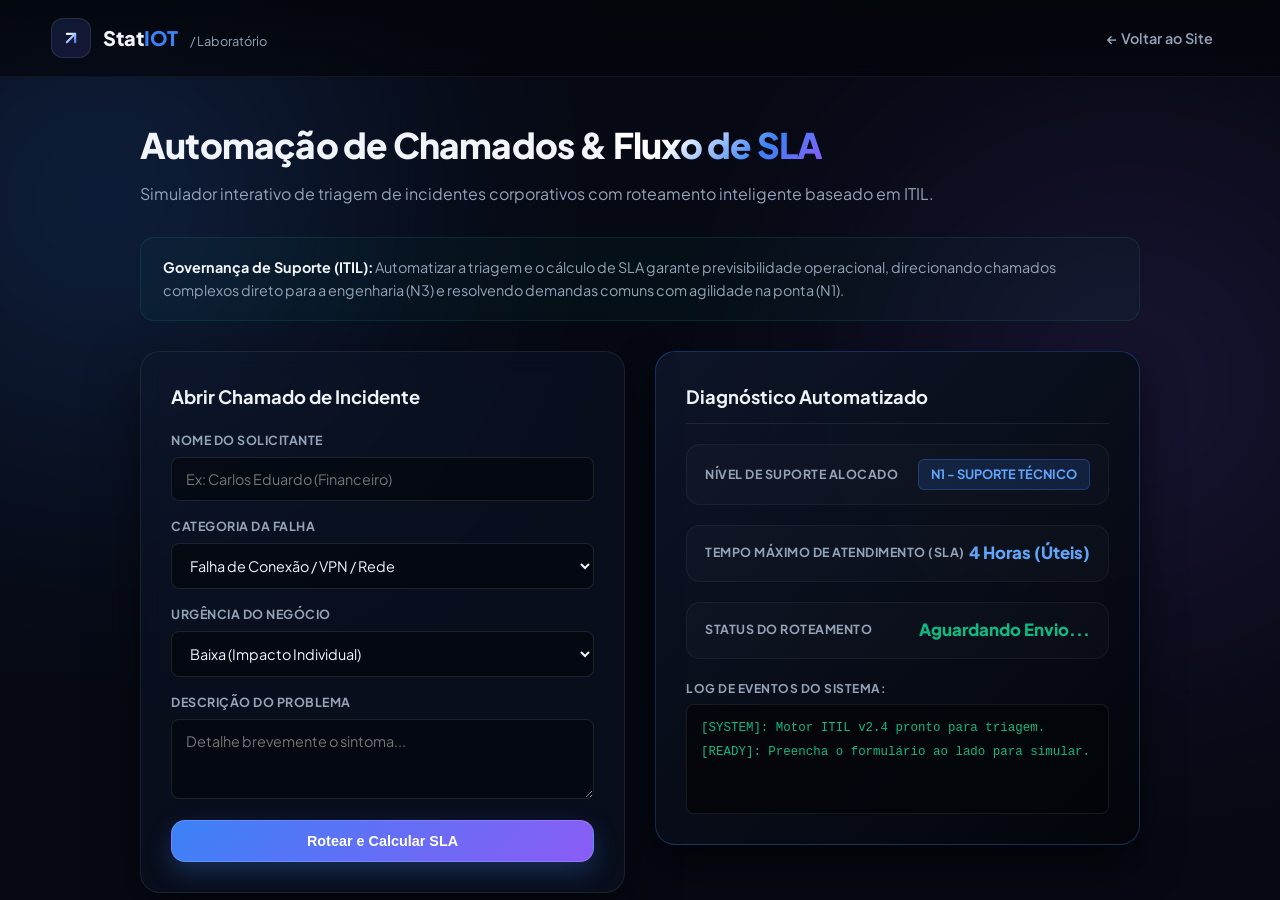
<file: ferramentas/helpdesk.html>
<!doctype html>
<html lang="pt-BR">
<head>
  <meta charset="utf-8" />
  <meta name="viewport" content="width=device-width, initial-scale=1" />
  <title>Painel de Automação de Chamados & SLA | Laboratório StatIOT</title>
  
  <!-- Modern Fonts -->
  <link rel="preconnect" href="https://fonts.googleapis.com">
  <link rel="preconnect" href="https://fonts.gstatic.com" crossorigin>
  <link href="https://fonts.googleapis.com/css2?family=Plus+Jakarta+Sans:wght@400;500;600;700;800&display=swap" rel="stylesheet">
  
  <style>
    :root {
      --bg-main: #060913;
      --bg-darker: #03050a;
      --primary: #3b82f6;
      --primary-glow: rgba(59, 130, 246, 0.15);
      --primary-hover: #60a5fa;
      --secondary: #8b5cf6;
      --accent-emerald: #10b981;
      --error: #ef4444;
      --warning: #f59e0b;
      --text-main: #f1f5f9;
      --text-muted: #94a3b8;
      --text-dark: #64748b;
      --glass-bg: rgba(15, 23, 42, 0.45);
      --glass-border: rgba(255, 255, 255, 0.08);
      --glass-border-hover: rgba(59, 130, 246, 0.3);
      --glass-shadow: 0 20px 50px rgba(0, 0, 0, 0.5);
      --radius-lg: 20px;
      --radius-md: 14px;
      --radius-sm: 8px;
      --transition-smooth: all 0.3s cubic-bezier(0.25, 0.8, 0.25, 1);
    }

    *, *::before, *::after {
      box-sizing: border-box;
      margin: 0;
      padding: 0;
    }

    body {
      background-color: var(--bg-main);
      color: var(--text-main);
      font-family: 'Plus Jakarta Sans', system-ui, -apple-system, sans-serif;
      line-height: 1.6;
      overflow-x: hidden;
      position: relative;
      min-height: 100vh;
    }

    /* Elementos de fundo luminosos */
    .glow-bg {
      position: absolute;
      border-radius: 50%;
      pointer-events: none;
      filter: blur(140px);
      z-index: -1;
      opacity: 0.45;
    }
    .glow-1 {
      width: 600px;
      height: 600px;
      background: radial-gradient(circle, var(--primary) 0%, transparent 70%);
      left: -200px;
      top: -100px;
    }
    .glow-2 {
      width: 500px;
      height: 500px;
      background: radial-gradient(circle, var(--secondary) 0%, transparent 70%);
      right: -100px;
      top: 15%;
    }

    .container {
      width: min(1200px, 92vw);
      margin: 0 auto;
    }

    header {
      position: sticky;
      top: 0;
      z-index: 100;
      backdrop-filter: blur(16px);
      -webkit-backdrop-filter: blur(16px);
      background: linear-gradient(to bottom, rgba(3, 5, 10, 0.85), rgba(3, 5, 10, 0.65));
      border-bottom: 1px solid rgba(255, 255, 255, 0.06);
    }

    .nav-container {
      display: flex;
      align-items: center;
      justify-content: space-between;
      padding: 18px 0;
    }

    .brand {
      display: flex;
      align-items: center;
      gap: 12px;
      font-weight: 800;
      font-size: 1.25rem;
    }

    .logo {
      width: 40px;
      height: 40px;
      border-radius: 12px;
      background: linear-gradient(135deg, rgba(59, 130, 246, 0.15), rgba(139, 92, 246, 0.15));
      display: grid;
      place-items: center;
      border: 1px solid rgba(255, 255, 255, 0.1);
    }

    .links a {
      color: var(--text-muted);
      font-weight: 600;
      font-size: 0.9rem;
      padding: 8px 16px;
      border-radius: var(--radius-sm);
      text-decoration: none;
      transition: var(--transition-smooth);
    }
    .links a:hover {
      color: var(--text-main);
      background: rgba(255, 255, 255, 0.05);
    }

    .glass-panel {
      background: var(--glass-bg);
      backdrop-filter: blur(12px);
      -webkit-backdrop-filter: blur(12px);
      border: 1px solid var(--glass-border);
      box-shadow: var(--glass-shadow);
      border-radius: var(--radius-lg);
    }

    .gradient-text {
      background: linear-gradient(135deg, #ffffff 30%, var(--primary) 70%, var(--secondary) 100%);
      -webkit-background-clip: text;
      -webkit-text-fill-color: transparent;
    }

    .accent-text { color: var(--primary); }

    .btn {
      display: inline-flex;
      align-items: center;
      justify-content: center;
      padding: 12px 24px;
      font-weight: 700;
      font-size: 0.9rem;
      border-radius: var(--radius-md);
      border: 1px solid rgba(255, 255, 255, 0.15);
      cursor: pointer;
      transition: var(--transition-smooth);
    }
    .btn-primary {
      background: linear-gradient(135deg, var(--primary), var(--secondary));
      color: #fff;
      box-shadow: 0 10px 25px rgba(59, 130, 246, 0.25);
      width: 100%;
    }
    .btn-primary:hover {
      opacity: 0.9;
      transform: translateY(-2px);
    }

    .tool-container {
      width: min(1000px, 92vw);
      margin: 40px auto 80px;
    }

    .section-header {
      margin-bottom: 30px;
    }
    .section-header h2 {
      font-size: 2.2rem;
      font-weight: 800;
      letter-spacing: -0.8px;
      margin-bottom: 8px;
    }
    .section-header p {
      color: var(--text-muted);
      font-size: 1rem;
    }

    .info-box {
      background: rgba(16, 185, 129, 0.04);
      border: 1px solid rgba(16, 185, 129, 0.15);
      border-radius: var(--radius-md);
      padding: 18px 22px;
      margin-bottom: 30px;
      font-size: 0.9rem;
      color: var(--text-muted);
      line-height: 1.6;
    }
    .info-box strong {
      color: var(--text-main);
    }

    .grid-layout {
      display: grid;
      grid-template-columns: 1fr 1fr;
      gap: 30px;
      align-items: start;
    }

    .input-group {
      display: flex;
      flex-direction: column;
      gap: 6px;
    }
    .input-group label {
      font-size: 0.78rem;
      font-weight: 700;
      text-transform: uppercase;
      letter-spacing: 0.5px;
      color: var(--text-muted);
    }
    .input-group input, .input-group select, .input-group textarea {
      width: 100%;
      padding: 12px 14px;
      background: rgba(3, 5, 10, 0.6);
      border: 1px solid rgba(255, 255, 255, 0.1);
      border-radius: var(--radius-sm);
      color: var(--text-main);
      font-family: inherit;
      font-size: 0.9rem;
      outline: none;
      transition: var(--transition-smooth);
    }
    .input-group textarea {
      resize: vertical;
      min-height: 80px;
    }
    .input-group input:focus, .input-group select:focus, .input-group textarea:focus {
      border-color: var(--primary);
      box-shadow: 0 0 0 3px rgba(59, 130, 246, 0.2);
    }

    /* Painel de Resultado do SLA */
    .sla-result-panel {
      background: linear-gradient(135deg, rgba(15, 23, 42, 0.9), rgba(3, 5, 10, 0.95));
      border: 1px solid var(--glass-border-hover);
      border-radius: var(--radius-lg);
      padding: 30px;
      display: flex;
      flex-direction: column;
      gap: 20px;
      min-height: 420px;
      box-shadow: 0 20px 40px rgba(0,0,0,0.6);
    }

    .metric-card {
      background: rgba(255, 255, 255, 0.02);
      border: 1px solid rgba(255, 255, 255, 0.05);
      border-radius: var(--radius-md);
      padding: 14px 18px;
      display: flex;
      justify-content: space-between;
      align-items: center;
    }
    .metric-label {
      font-size: 0.78rem;
      text-transform: uppercase;
      letter-spacing: 0.5px;
      color: var(--text-muted);
      font-weight: 700;
    }
    .metric-value {
      font-size: 1.05rem;
      font-weight: 800;
      color: var(--text-main);
    }

    .badge-nivel {
      display: inline-block;
      padding: 4px 12px;
      border-radius: 6px;
      font-size: 0.8rem;
      font-weight: bold;
      text-transform: uppercase;
    }
    .nivel-n1 { background: rgba(59, 130, 246, 0.15); color: var(--primary-hover); border: 1px solid rgba(59,130,246,0.3); }
    .nivel-n2 { background: rgba(245, 158, 11, 0.15); color: var(--warning); border: 1px solid rgba(245,158,11,0.3); }
    .nivel-n3 { background: rgba(239, 68, 68, 0.15); color: var(--error); border: 1px solid rgba(239,68,68,0.3); }

    .terminal-log {
      background: rgba(3, 5, 10, 0.85);
      border: 1px solid rgba(255, 255, 255, 0.08);
      border-radius: var(--radius-sm);
      padding: 14px;
      font-family: monospace;
      font-size: 0.78rem;
      color: var(--accent-emerald);
      height: 110px;
      overflow-y: auto;
      display: flex;
      flex-direction: column;
      gap: 4px;
    }

    @media (max-width: 768px) {
      .grid-layout { grid-template-columns: 1fr; }
    }
  </style>
</head>

<body>
  <div class="glow-bg glow-1"></div>
  <div class="glow-bg glow-2"></div>

  <header id="main-header">
    <div class="container nav-container">
      <div class="brand">
        <a href="../index.html" style="display: flex; align-items: center; gap: 12px; color: inherit; text-decoration: none;">
          <div class="logo" aria-hidden="true">
            <svg width="20" height="20" viewBox="0 0 24 24" fill="none" xmlns="http://www.w3.org/2000/svg">
              <path d="M7 17L17 7" stroke="url(#logo-grad)" stroke-width="2.5" stroke-linecap="round"/>
              <path d="M7 7h10v10" stroke="url(#logo-grad)" stroke-width="2.5" stroke-linecap="round" stroke-linejoin="round"/>
              <defs>
                <linearGradient id="logo-grad" x1="7" y1="7" x2="17" y2="17" gradientUnits="userSpaceOnUse">
                  <stop offset="0%" stop-color="#ffffff"/>
                  <stop offset="100%" stop-color="#4f8cff"/>
                </linearGradient>
              </defs>
            </svg>
          </div>
          <span class="brand-name">Stat<span class="accent-text">IOT</span> <span style="font-size: 0.8rem; color: var(--text-muted); font-weight: normal; margin-left: 8px;">/ Laboratório</span></span>
        </a>
      </div>
      <nav class="links">
        <a href="../index.html#laboratorio">← Voltar ao Site</a>
      </nav>
    </div>
  </header>

  <main class="tool-container">
    <div class="section-header">
      <h2>Automação de Chamados & <span class="gradient-text">Fluxo de SLA</span></h2>
      <p>Simulador interativo de triagem de incidentes corporativos com roteamento inteligente baseado em ITIL.</p>
    </div>

    <div class="info-box">
      <strong>Governança de Suporte (ITIL):</strong> Automatizar a triagem e o cálculo de SLA garante previsibilidade operacional, direcionando chamados complexos direto para a engenharia (N3) e resolvendo demandas comuns com agilidade na ponta (N1).
    </div>

    <div class="grid-layout">
      <!-- Formulário de Abertura -->
      <div class="glass-panel" style="padding: 30px;">
        <h3 style="font-size: 1.15rem; margin-bottom: 20px;">Abrir Chamado de Incidente</h3>
        
        <form id="formChamado" onsubmit="processarChamado(event)" style="display: flex; flex-direction: column; gap: 16px;">
          
          <div class="input-group">
            <label for="solicitante">Nome do Solicitante</label>
            <input id="solicitante" placeholder="Ex: Carlos Eduardo (Financeiro)" required />
          </div>

          <div class="input-group">
            <label for="categoria">Categoria da Falha</label>
            <select id="categoria">
              <option value="rede">Falha de Conexão / VPN / Rede</option>
              <option value="erp">Erro Crítico de Sistema / ERP / Tasy</option>
              <option value="hardware">Hardware / Impressora / Periféricos</option>
              <option value="senha">Redefinição de Acesso / Domínio AD</option>
            </select>
          </div>

          <div class="input-group">
            <label for="prioridade">Urgência do Negócio</label>
            <select id="prioridade">
              <option value="baixa">Baixa (Impacto Individual)</option>
              <option value="media">Média (Setor Parcialmente Afetado)</option>
              <option value="alta">Alta / Crítica (Operação Interrompida)</option>
            </select>
          </div>

          <div class="input-group">
            <label for="descricao">Descrição do Problema</label>
            <textarea id="descricao" placeholder="Detalhe brevemente o sintoma..." required></textarea>
          </div>

          <button type="submit" class="btn btn-primary" style="margin-top: 5px;">Rotear e Calcular SLA</button>
        </form>
      </div>

      <!-- Painel de Métricas e Destino do Chamado -->
      <div class="sla-result-panel">
        <h3 style="font-size: 1.15rem; border-bottom: 1px solid rgba(255,255,255,0.08); padding-bottom: 12px;">Diagnóstico Automatizado</h3>
        
        <div class="metric-card">
          <span class="metric-label">Nível de Suporte Alocado</span>
          <span id="resNivel" class="badge-nivel nivel-n1">N1 - Suporte Técnico</span>
        </div>

        <div class="metric-card">
          <span class="metric-label">Tempo Máximo de Atendimento (SLA)</span>
          <span id="resSla" class="metric-value" style="color: var(--primary-hover);">4 Horas (Úteis)</span>
        </div>

        <div class="metric-card">
          <span class="metric-label">Status do Roteamento</span>
          <span id="resStatus" class="metric-value" style="color: var(--accent-emerald);">Aguardando Envio...</span>
        </div>

        <div style="display: flex; flex-direction: column; gap: 6px;">
          <span style="font-size: 0.75rem; text-transform: uppercase; letter-spacing: 0.5px; color: var(--text-muted); font-weight: 700;">Log de Eventos do Sistema:</span>
          <div id="terminalLog" class="terminal-log">
            <span>[SYSTEM]: Motor ITIL v2.4 pronto para triagem.</span>
            <span>[READY]: Preencha o formulário ao lado para simular.</span>
          </div>
        </div>
      </div>
    </div>
  </main>

  <script>
    function processarChamado(event) {
      event.preventDefault();

      const categoria = document.getElementById('categoria').value;
      const prioridade = document.getElementById('prioridade').value;
      
      const elNivel = document.getElementById('resNivel');
      const elSla = document.getElementById('resSla');
      const elStatus = document.getElementById('resStatus');
      const log = document.getElementById('terminalLog');

      let nivelTexto = "N1 - Service Desk";
      let nivelClasse = "badge-nivel nivel-n1";
      let slaTempo = "4 Horas";

      // Lógica inteligente de triagem ITIL baseada na categoria e urgência
      if (prioridade === 'alta' || categoria === 'erp') {
        nivelTexto = "N3 - Engenharia / Infraestrutura Crítica";
        nivelClasse = "badge-nivel nivel-n3";
        slaTempo = "30 Minutos";
      } else if (categoria === 'rede' && prioridade === 'media') {
        nivelTexto = "N2 - Redes & Conectividade";
        nivelClasse = "badge-nivel nivel-n2";
        slaTempo = "2 Horas";
      } else if (categoria === 'senha') {
        nivelTexto = "N1 - Atendimento Rápido";
        nivelClasse = "badge-nivel nivel-n1";
        slaTempo = "1 Hora";
      }

      elNivel.className = nivelClasse;
      elNivel.innerText = nivelTexto;
      elSla.innerText = slaTempo;
      elStatus.innerText = "Encaminhado com Sucesso";
      elStatus.style.color = "var(--accent-emerald)";

      // Efeito de log em tempo real simulando webhook/automação
      const timestamp = new Date().toLocaleTimeString();
      log.innerHTML = `
        <span>[${timestamp}] Analisando severidade do incidente...</span><br>
        <span>[${timestamp}] Roteado para o grupo: <strong>${nivelTexto}</strong></span><br>
        <span>[${timestamp}] SLA estipulado: <strong>${slaTempo}</strong>. Notificação enviada.</span>
      `;
    }
  </script>
</body>
</html>
</file>
